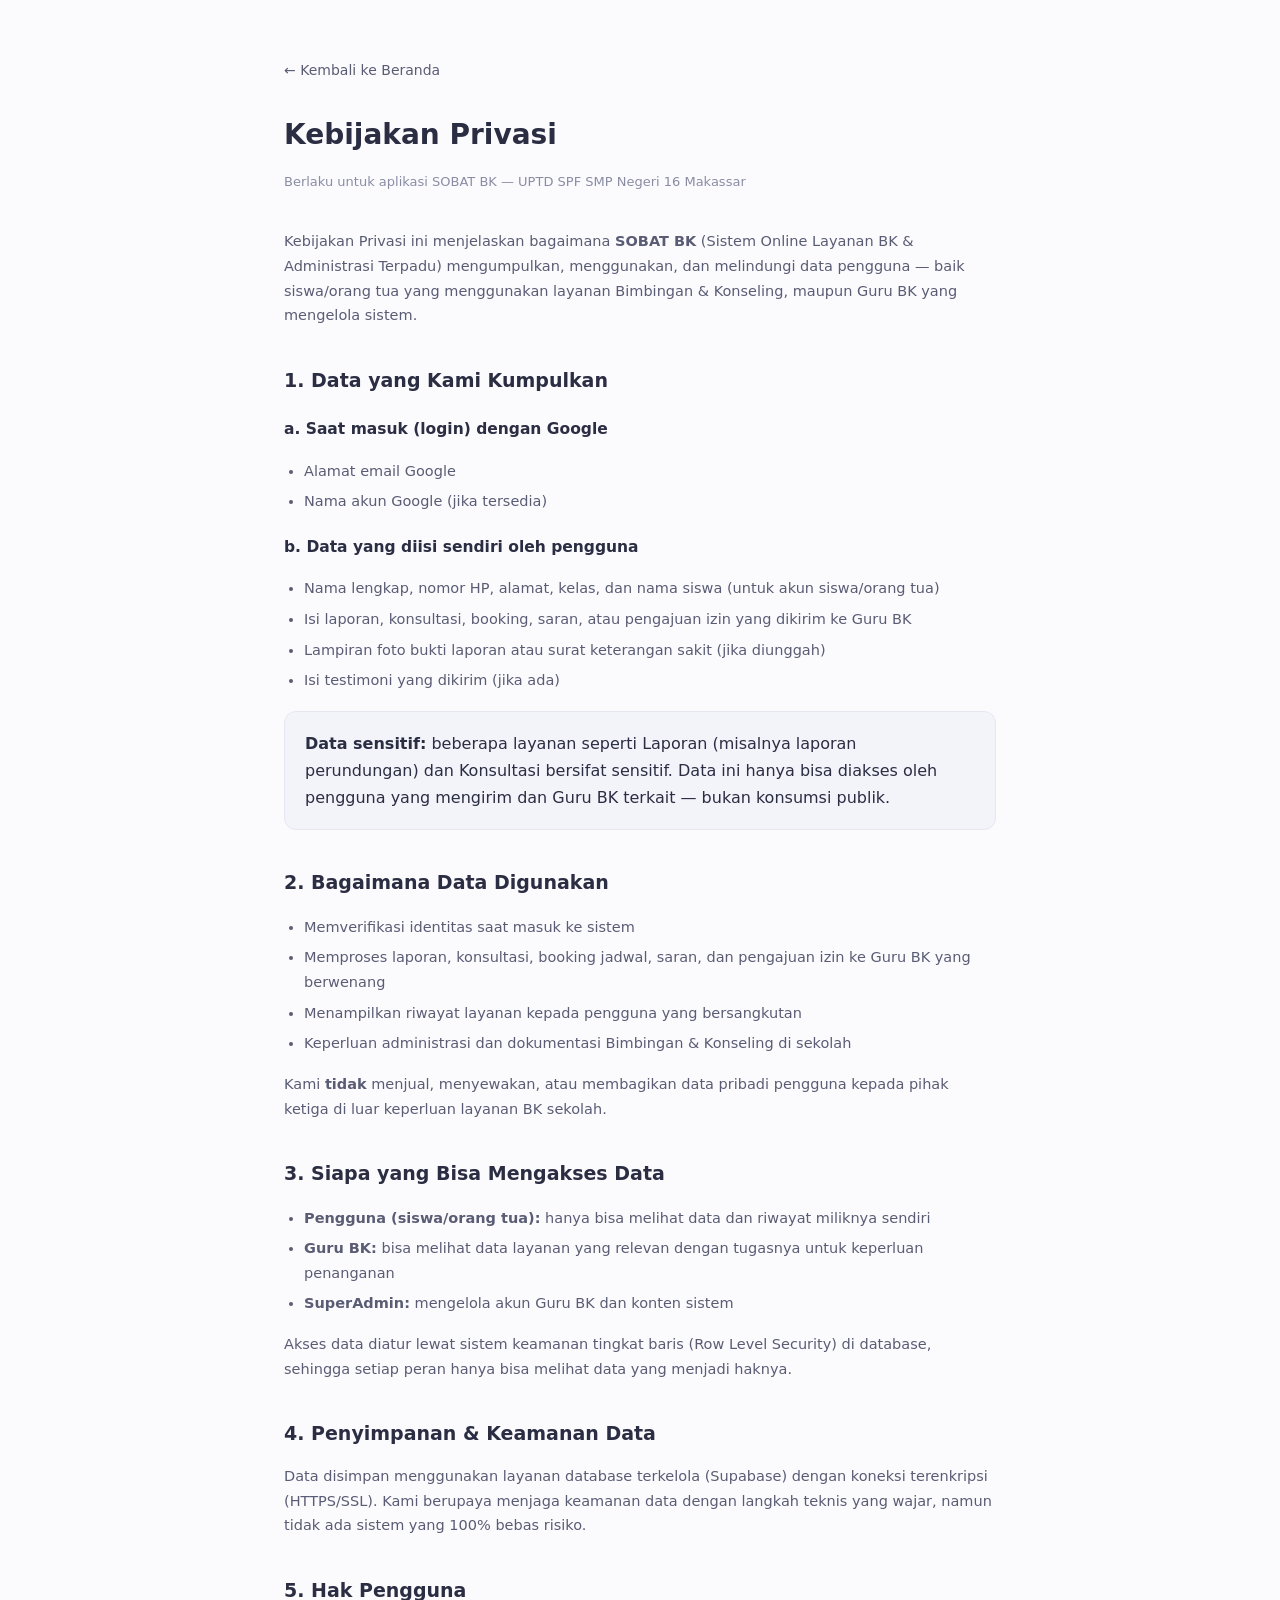
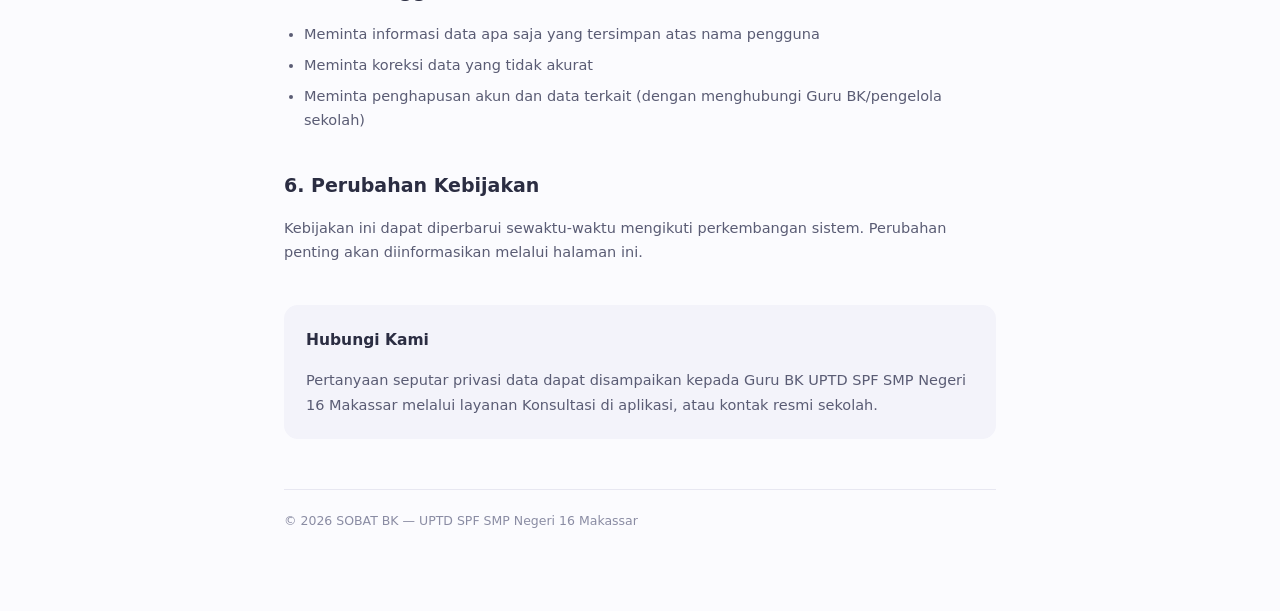
<file: privacy-policy.html>
<!DOCTYPE html>
<html lang="id">
<head>
<meta charset="UTF-8">
<meta name="viewport" content="width=device-width, initial-scale=1.0">
<title>Kebijakan Privasi — SOBAT BK</title>
<style>
  :root{
    --primary:#6D5AE0;
    --primary-dark:#4B3AC4;
    --text:#2B2D42;
    --text-soft:#5A5C74;
    --text-faint:#8A8CA3;
    --border:#E7E7F1;
    --bg:#FBFBFE;
    --surface-alt:#F3F3FA;
  }
  *{box-sizing:border-box;}
  body{
    margin:0; font-family:'Segoe UI', system-ui, -apple-system, sans-serif;
    background:var(--bg); color:var(--text); line-height:1.7;
  }
  .wrap{max-width:760px; margin:0 auto; padding:56px 24px 80px;}
  a{color:var(--primary-dark);}
  .back{display:inline-block; margin-bottom:28px; color:var(--text-soft); text-decoration:none; font-size:14px;}
  .back:hover{color:var(--primary-dark);}
  header{margin-bottom:36px;}
  h1{font-size:28px; margin:0 0 8px; color:var(--text);}
  .updated{font-size:13px; color:var(--text-faint);}
  h2{font-size:19px; margin:36px 0 12px; color:var(--text);}
  h3{font-size:15.5px; margin:20px 0 8px; color:var(--text);}
  p, li{font-size:14.5px; color:var(--text-soft);}
  ul{padding-left:20px;}
  li{margin-bottom:6px;}
  .box{background:var(--surface-alt); border:1px solid var(--border); border-radius:12px; padding:18px 20px; margin:18px 0;}
  .contact{background:var(--surface-alt); border-radius:14px; padding:22px; margin-top:40px;}
  footer{margin-top:50px; padding-top:20px; border-top:1px solid var(--border); font-size:12.5px; color:var(--text-faint);}
</style>
</head>
<body>
<div class="wrap">
  <a class="back" href="index.html">← Kembali ke Beranda</a>
  <header>
    <h1>Kebijakan Privasi</h1>
    <p class="updated">Berlaku untuk aplikasi SOBAT BK — UPTD SPF SMP Negeri 16 Makassar</p>
  </header>

  <p>Kebijakan Privasi ini menjelaskan bagaimana <strong>SOBAT BK</strong> (Sistem Online Layanan BK &amp; Administrasi Terpadu) mengumpulkan, menggunakan, dan melindungi data pengguna — baik siswa/orang tua yang menggunakan layanan Bimbingan &amp; Konseling, maupun Guru BK yang mengelola sistem.</p>

  <h2>1. Data yang Kami Kumpulkan</h2>
  <h3>a. Saat masuk (login) dengan Google</h3>
  <ul>
    <li>Alamat email Google</li>
    <li>Nama akun Google (jika tersedia)</li>
  </ul>
  <h3>b. Data yang diisi sendiri oleh pengguna</h3>
  <ul>
    <li>Nama lengkap, nomor HP, alamat, kelas, dan nama siswa (untuk akun siswa/orang tua)</li>
    <li>Isi laporan, konsultasi, booking, saran, atau pengajuan izin yang dikirim ke Guru BK</li>
    <li>Lampiran foto bukti laporan atau surat keterangan sakit (jika diunggah)</li>
    <li>Isi testimoni yang dikirim (jika ada)</li>
  </ul>

  <div class="box">
    <strong>Data sensitif:</strong> beberapa layanan seperti Laporan (misalnya laporan perundungan) dan Konsultasi bersifat sensitif. Data ini hanya bisa diakses oleh pengguna yang mengirim dan Guru BK terkait — bukan konsumsi publik.
  </div>

  <h2>2. Bagaimana Data Digunakan</h2>
  <ul>
    <li>Memverifikasi identitas saat masuk ke sistem</li>
    <li>Memproses laporan, konsultasi, booking jadwal, saran, dan pengajuan izin ke Guru BK yang berwenang</li>
    <li>Menampilkan riwayat layanan kepada pengguna yang bersangkutan</li>
    <li>Keperluan administrasi dan dokumentasi Bimbingan &amp; Konseling di sekolah</li>
  </ul>
  <p>Kami <strong>tidak</strong> menjual, menyewakan, atau membagikan data pribadi pengguna kepada pihak ketiga di luar keperluan layanan BK sekolah.</p>

  <h2>3. Siapa yang Bisa Mengakses Data</h2>
  <ul>
    <li><strong>Pengguna (siswa/orang tua):</strong> hanya bisa melihat data dan riwayat miliknya sendiri</li>
    <li><strong>Guru BK:</strong> bisa melihat data layanan yang relevan dengan tugasnya untuk keperluan penanganan</li>
    <li><strong>SuperAdmin:</strong> mengelola akun Guru BK dan konten sistem</li>
  </ul>
  <p>Akses data diatur lewat sistem keamanan tingkat baris (Row Level Security) di database, sehingga setiap peran hanya bisa melihat data yang menjadi haknya.</p>

  <h2>4. Penyimpanan &amp; Keamanan Data</h2>
  <p>Data disimpan menggunakan layanan database terkelola (Supabase) dengan koneksi terenkripsi (HTTPS/SSL). Kami berupaya menjaga keamanan data dengan langkah teknis yang wajar, namun tidak ada sistem yang 100% bebas risiko.</p>

  <h2>5. Hak Pengguna</h2>
  <ul>
    <li>Meminta informasi data apa saja yang tersimpan atas nama pengguna</li>
    <li>Meminta koreksi data yang tidak akurat</li>
    <li>Meminta penghapusan akun dan data terkait (dengan menghubungi Guru BK/pengelola sekolah)</li>
  </ul>

  <h2>6. Perubahan Kebijakan</h2>
  <p>Kebijakan ini dapat diperbarui sewaktu-waktu mengikuti perkembangan sistem. Perubahan penting akan diinformasikan melalui halaman ini.</p>

  <div class="contact">
    <h3 style="margin-top:0;">Hubungi Kami</h3>
    <p style="margin-bottom:0;">Pertanyaan seputar privasi data dapat disampaikan kepada Guru BK UPTD SPF SMP Negeri 16 Makassar melalui layanan Konsultasi di aplikasi, atau kontak resmi sekolah.</p>
  </div>

  <footer>© 2026 SOBAT BK — UPTD SPF SMP Negeri 16 Makassar</footer>
</div>
</body>
</html>
</file>
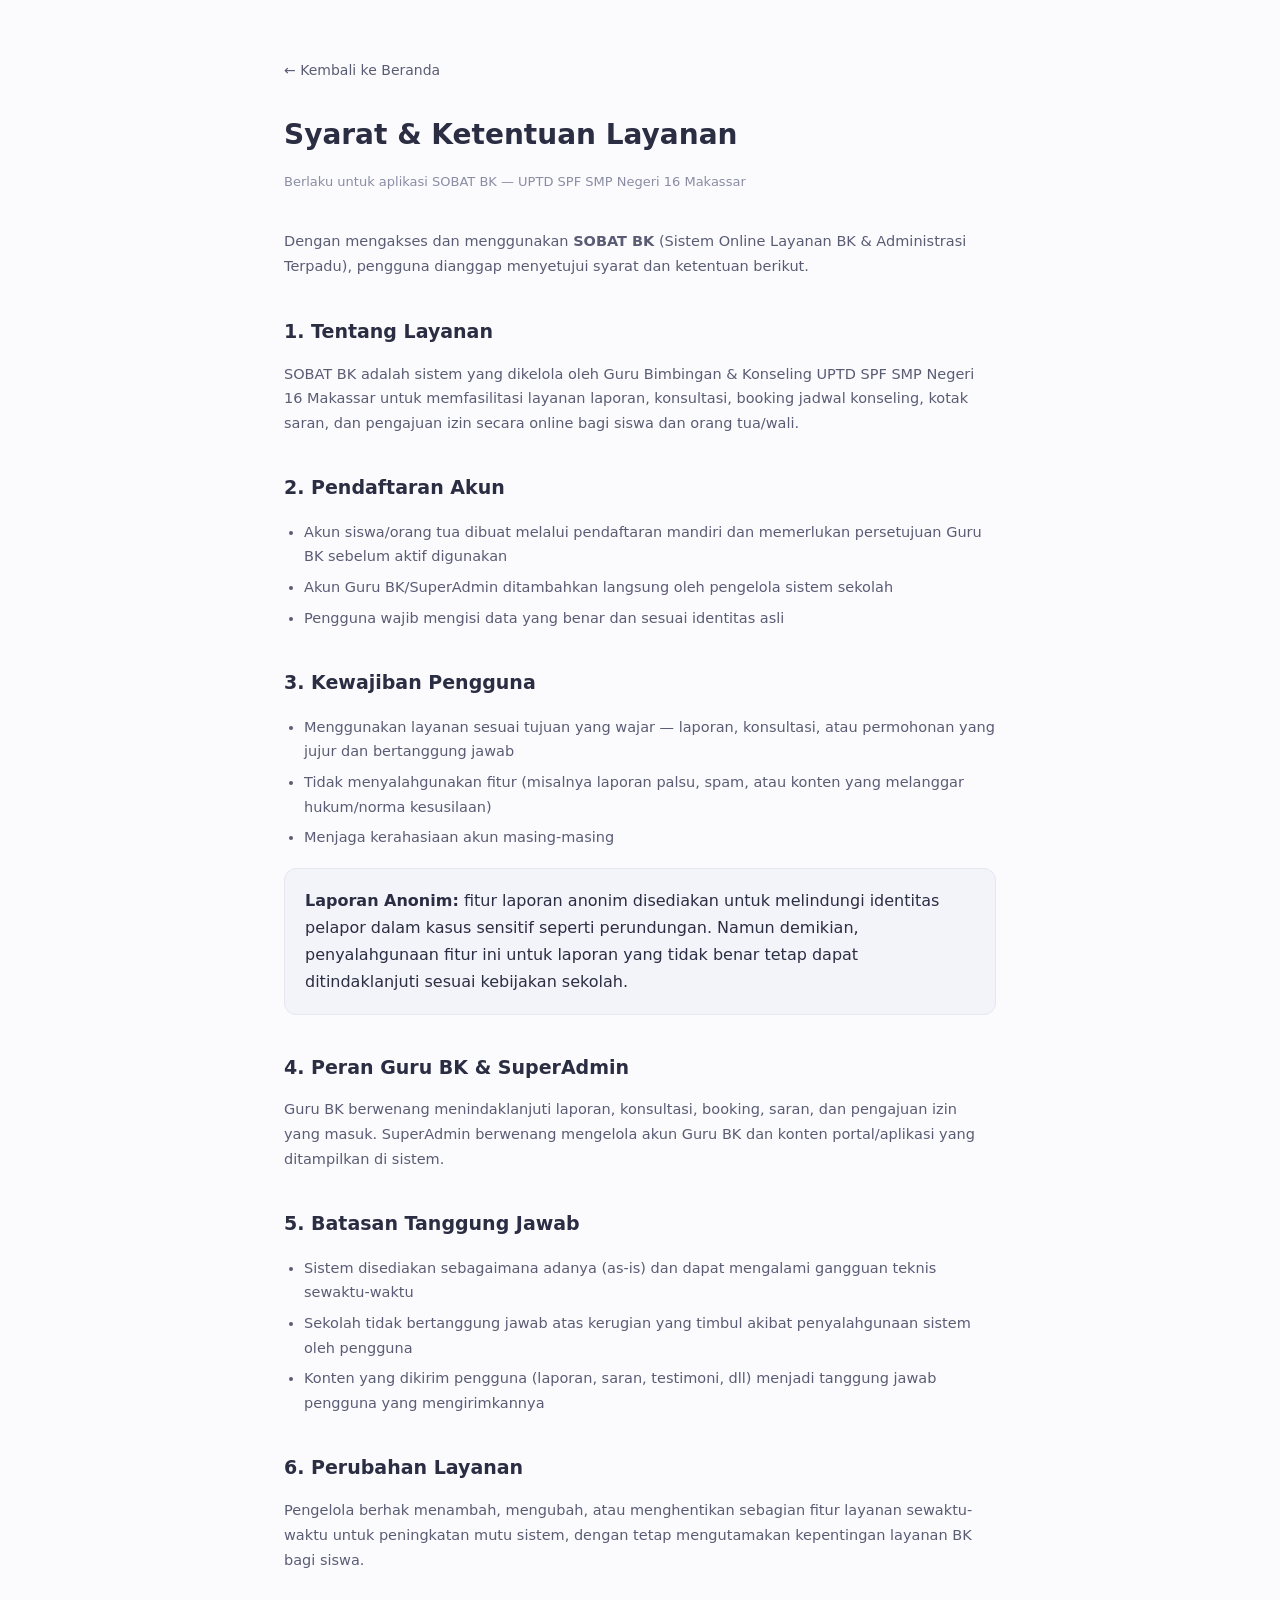
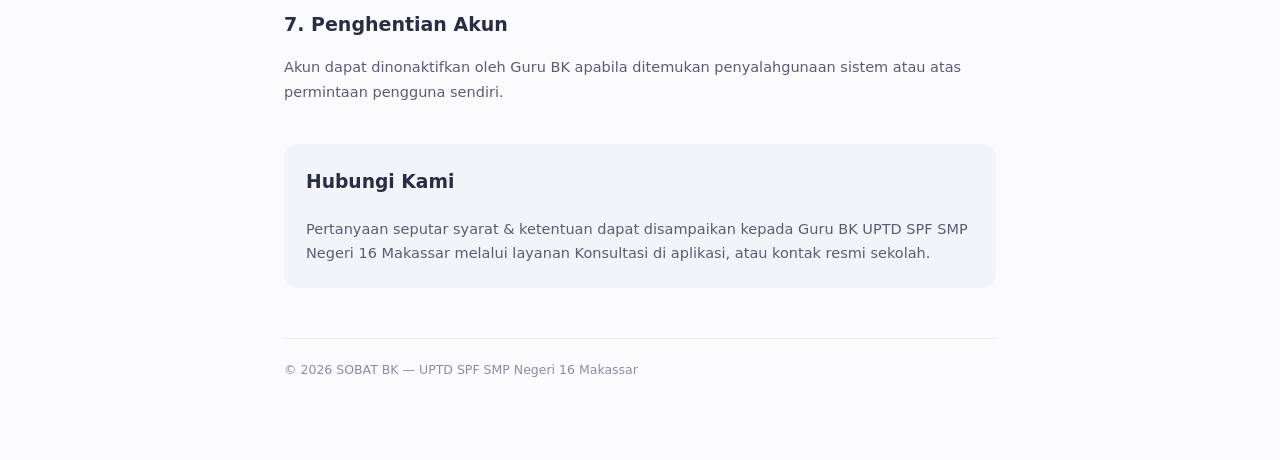
<file: terms.html>
<!DOCTYPE html>
<html lang="id">
<head>
<meta charset="UTF-8">
<meta name="viewport" content="width=device-width, initial-scale=1.0">
<title>Syarat &amp; Ketentuan — SOBAT BK</title>
<style>
  :root{
    --primary:#6D5AE0;
    --primary-dark:#4B3AC4;
    --text:#2B2D42;
    --text-soft:#5A5C74;
    --text-faint:#8A8CA3;
    --border:#E7E7F1;
    --bg:#FBFBFE;
    --surface-alt:#F3F3FA;
  }
  *{box-sizing:border-box;}
  body{
    margin:0; font-family:'Segoe UI', system-ui, -apple-system, sans-serif;
    background:var(--bg); color:var(--text); line-height:1.7;
  }
  .wrap{max-width:760px; margin:0 auto; padding:56px 24px 80px;}
  a{color:var(--primary-dark);}
  .back{display:inline-block; margin-bottom:28px; color:var(--text-soft); text-decoration:none; font-size:14px;}
  .back:hover{color:var(--primary-dark);}
  header{margin-bottom:36px;}
  h1{font-size:28px; margin:0 0 8px; color:var(--text);}
  .updated{font-size:13px; color:var(--text-faint);}
  h2{font-size:19px; margin:36px 0 12px; color:var(--text);}
  p, li{font-size:14.5px; color:var(--text-soft);}
  ul{padding-left:20px;}
  li{margin-bottom:6px;}
  .box{background:var(--surface-alt); border:1px solid var(--border); border-radius:12px; padding:18px 20px; margin:18px 0;}
  .contact{background:var(--surface-alt); border-radius:14px; padding:22px; margin-top:40px;}
  footer{margin-top:50px; padding-top:20px; border-top:1px solid var(--border); font-size:12.5px; color:var(--text-faint);}
</style>
</head>
<body>
<div class="wrap">
  <a class="back" href="index.html">← Kembali ke Beranda</a>
  <header>
    <h1>Syarat &amp; Ketentuan Layanan</h1>
    <p class="updated">Berlaku untuk aplikasi SOBAT BK — UPTD SPF SMP Negeri 16 Makassar</p>
  </header>

  <p>Dengan mengakses dan menggunakan <strong>SOBAT BK</strong> (Sistem Online Layanan BK &amp; Administrasi Terpadu), pengguna dianggap menyetujui syarat dan ketentuan berikut.</p>

  <h2>1. Tentang Layanan</h2>
  <p>SOBAT BK adalah sistem yang dikelola oleh Guru Bimbingan &amp; Konseling UPTD SPF SMP Negeri 16 Makassar untuk memfasilitasi layanan laporan, konsultasi, booking jadwal konseling, kotak saran, dan pengajuan izin secara online bagi siswa dan orang tua/wali.</p>

  <h2>2. Pendaftaran Akun</h2>
  <ul>
    <li>Akun siswa/orang tua dibuat melalui pendaftaran mandiri dan memerlukan persetujuan Guru BK sebelum aktif digunakan</li>
    <li>Akun Guru BK/SuperAdmin ditambahkan langsung oleh pengelola sistem sekolah</li>
    <li>Pengguna wajib mengisi data yang benar dan sesuai identitas asli</li>
  </ul>

  <h2>3. Kewajiban Pengguna</h2>
  <ul>
    <li>Menggunakan layanan sesuai tujuan yang wajar — laporan, konsultasi, atau permohonan yang jujur dan bertanggung jawab</li>
    <li>Tidak menyalahgunakan fitur (misalnya laporan palsu, spam, atau konten yang melanggar hukum/norma kesusilaan)</li>
    <li>Menjaga kerahasiaan akun masing-masing</li>
  </ul>

  <div class="box">
    <strong>Laporan Anonim:</strong> fitur laporan anonim disediakan untuk melindungi identitas pelapor dalam kasus sensitif seperti perundungan. Namun demikian, penyalahgunaan fitur ini untuk laporan yang tidak benar tetap dapat ditindaklanjuti sesuai kebijakan sekolah.
  </div>

  <h2>4. Peran Guru BK &amp; SuperAdmin</h2>
  <p>Guru BK berwenang menindaklanjuti laporan, konsultasi, booking, saran, dan pengajuan izin yang masuk. SuperAdmin berwenang mengelola akun Guru BK dan konten portal/aplikasi yang ditampilkan di sistem.</p>

  <h2>5. Batasan Tanggung Jawab</h2>
  <ul>
    <li>Sistem disediakan sebagaimana adanya (as-is) dan dapat mengalami gangguan teknis sewaktu-waktu</li>
    <li>Sekolah tidak bertanggung jawab atas kerugian yang timbul akibat penyalahgunaan sistem oleh pengguna</li>
    <li>Konten yang dikirim pengguna (laporan, saran, testimoni, dll) menjadi tanggung jawab pengguna yang mengirimkannya</li>
  </ul>

  <h2>6. Perubahan Layanan</h2>
  <p>Pengelola berhak menambah, mengubah, atau menghentikan sebagian fitur layanan sewaktu-waktu untuk peningkatan mutu sistem, dengan tetap mengutamakan kepentingan layanan BK bagi siswa.</p>

  <h2>7. Penghentian Akun</h2>
  <p>Akun dapat dinonaktifkan oleh Guru BK apabila ditemukan penyalahgunaan sistem atau atas permintaan pengguna sendiri.</p>

  <div class="contact">
    <h3 style="margin-top:0;">Hubungi Kami</h3>
    <p style="margin-bottom:0;">Pertanyaan seputar syarat &amp; ketentuan dapat disampaikan kepada Guru BK UPTD SPF SMP Negeri 16 Makassar melalui layanan Konsultasi di aplikasi, atau kontak resmi sekolah.</p>
  </div>

  <footer>© 2026 SOBAT BK — UPTD SPF SMP Negeri 16 Makassar</footer>
</div>
</body>
</html>
</file>
